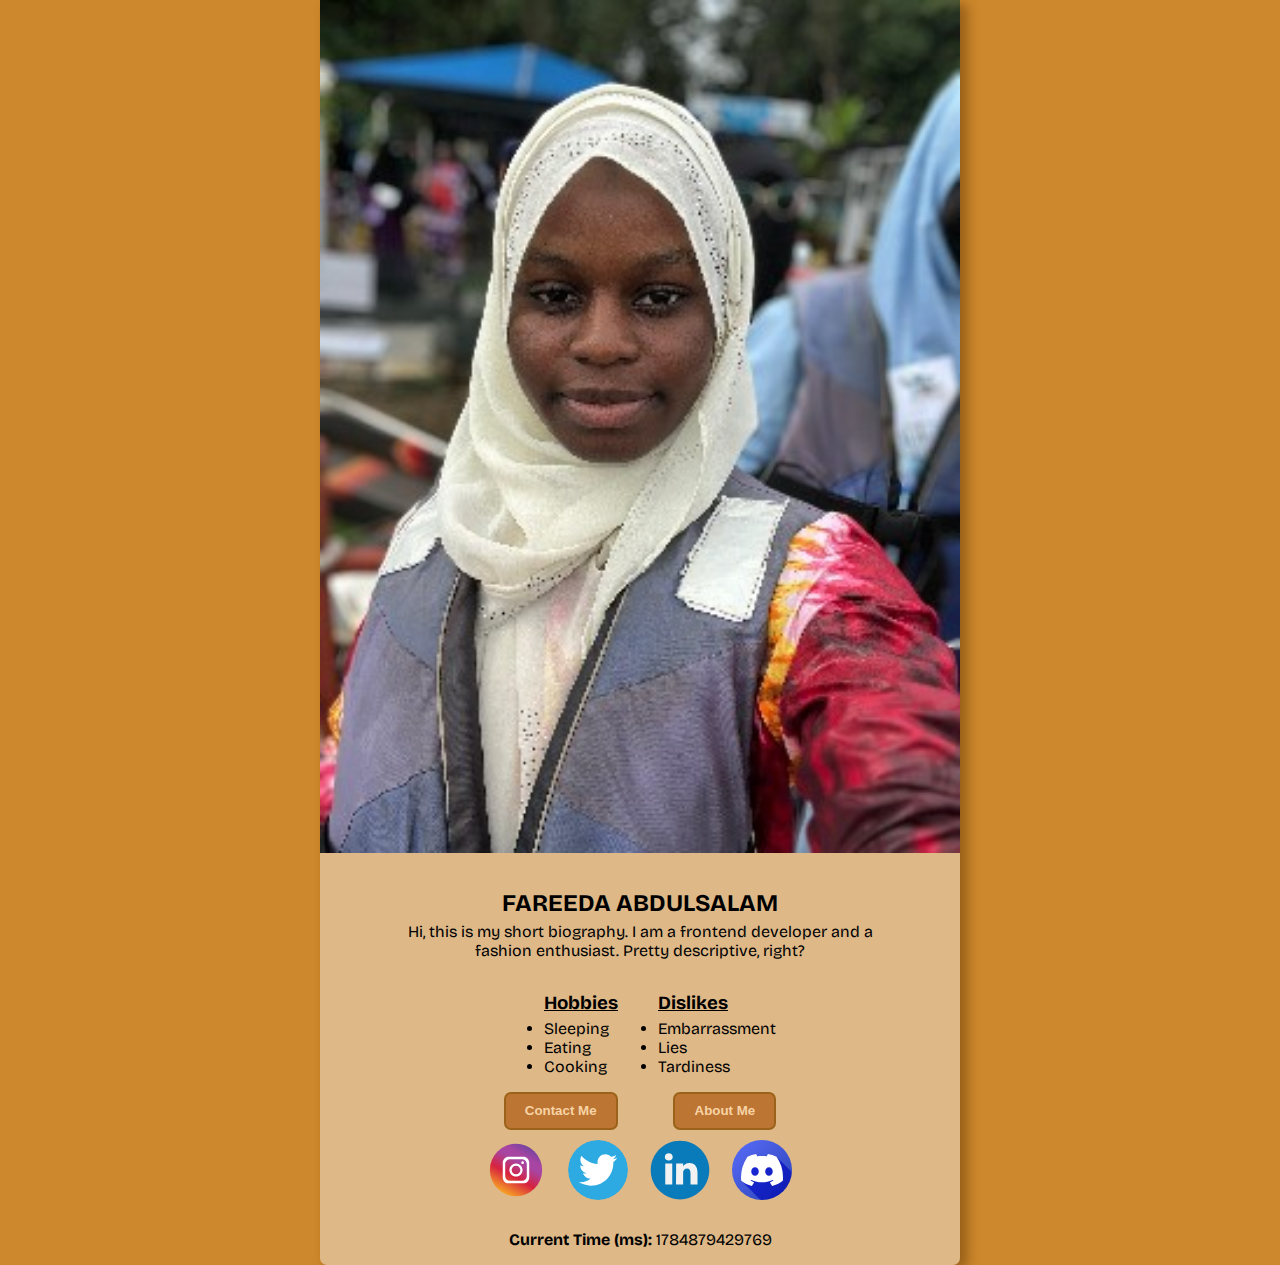
<file: index.html>
<!DOCTYPE html>
<html lang="en">
  <head>
    <meta charset="UTF-8" />
    <meta name="viewport" content="width=device-width, initial-scale=1.0" />
    <title>Profile Card</title>
    <link rel="stylesheet" href="../styles/shared.css">
    <link rel="stylesheet" href="../styles/style.css" />
  </head>
  <body>
    
    <article data-testid="test-profile-card">

      <figure>
        <img data-testid="test-user-avatar" src="../images/avatar.jpg" alt="" />
      </figure>

      <div class="info">
        <h2 data-testid="test-user-name" class="user-name">Fareeda Abdulsalam</h2>
        <p data-testid="test-user-bio">
          Hi, this is my short biography. I am a frontend developer and a fashion enthusiast. Pretty descriptive, right?
        </p>
      

      <section class="hobdis">
        <ul data-testid="test-user-hobbies">
          <h3>Hobbies</h3>

          <li>Sleeping</li>
          <li>Eating</li>
          <li>Cooking</li>
        </ul>

        <ul data-testid="test-user-dislikes">
          <h3>Dislikes</h3>

          <li>Embarrassment</li>
          <li>Lies</li>
          <li>Tardiness</li>
        </ul>
      </section>

    <div class="user-info">
      <a href="../pages/contact.html"><button type="button">Contact Me</button></a>
      <a href="../pages/about.html"><button type="button">About Me</button></a>
    </div>


      <nav data-testid="test-user-social-links" class="social-media">
        <a
          target="_blank"
          rel="noopener noreferrer"
          data-testid="test-user-social-instagram"
          href=""
          ><img id="ig" src="../images/instagram.svg" alt="ig"
        /></a>
        <a
          target="_blank"
          rel="noopener noreferrer"
          data-testid="test-user-social-twitter"
          href=""
          ><img src="../images/twitter.svg" alt="x"
        /></a>
        <a
          target="_blank"
          rel="noopener noreferrer"
          data-testid="test-user-social-linkedIn"
          href="https://www.linkedin.com/in/fareeda-abdulsalam"
          ><img src="../images/linkedin.svg" alt="LinkedIn"
        /></a>
        <a
          target="_blank"
          rel="noopener noreferrer"
          data-testid="test-user-social-discord"
          href=""
          ><img src="../images/discord.svg" alt="ga"
        /></a>
      </nav>

      <p class="time">Current Time (ms): <span class="current-time" data-testid="test-user-time"></span></p>

      </div>
    </article>

    <script src="/script.js"></script>
  </body>
</html>
</file>
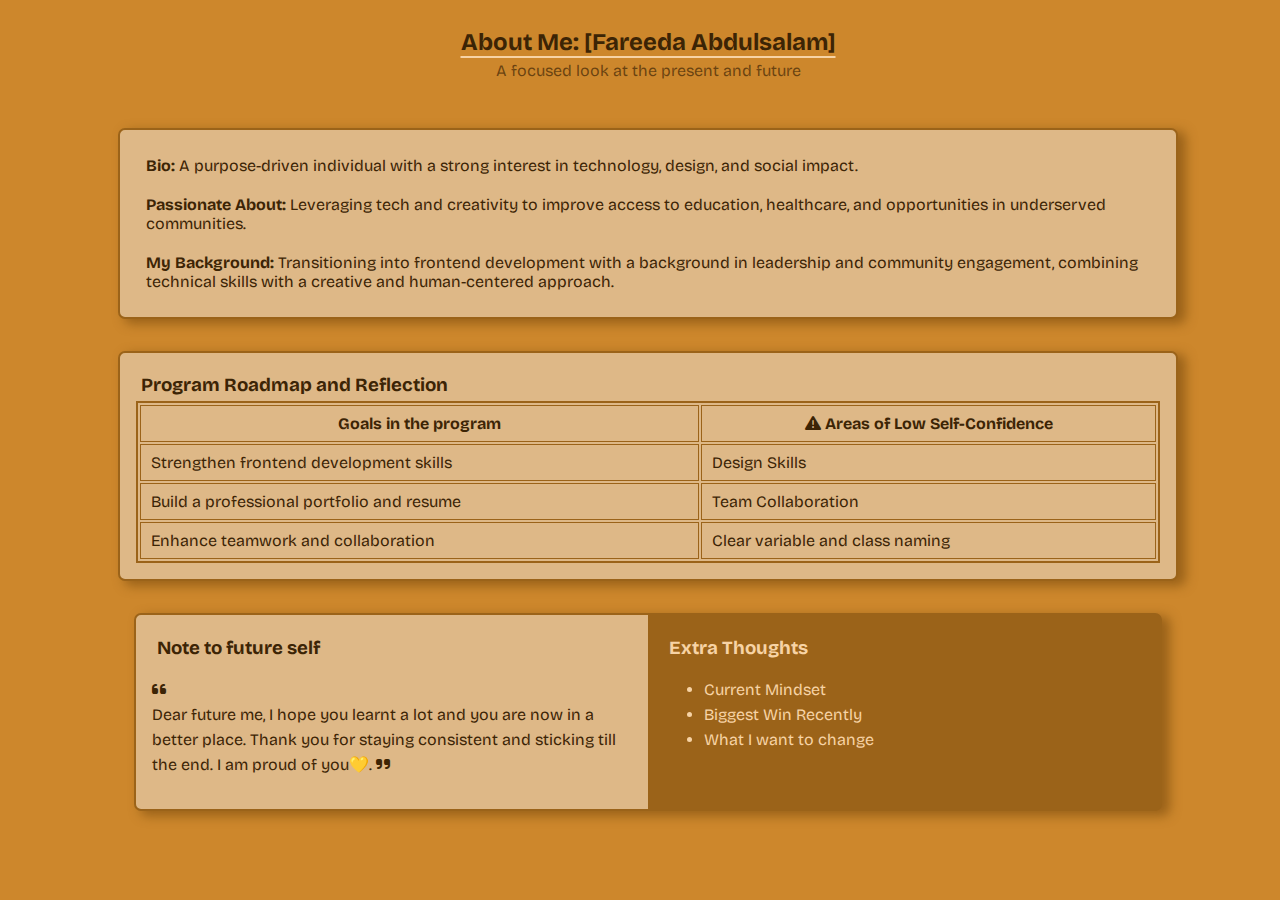
<file: pages/about.html>
<!DOCTYPE html>
<html lang="en">
  <head>
    <meta charset="UTF-8" />
    <meta name="viewport" content="width=device-width, initial-scale=1.0" />
    <title>About</title>
    <link
      rel="stylesheet"
      href="https://cdnjs.cloudflare.com/ajax/libs/font-awesome/6.4.0/css/all.min.css"
    />

    <link rel="stylesheet" href="../styles/shared.css" />
    <link rel="stylesheet" href="../styles/about.css" />
  </head>
  <body>

    <header>
      <h2>About Me: [Fareeda Abdulsalam]</h2>
      <p>A focused look at the present and future</p>
    </header>

    <main data-testid="test-about-page">
      <section data-testid="test-about-bio" class="about-section" id="section1">
        <p>
          <strong>Bio:</strong>
          A purpose-driven individual with a strong interest in technology,
          design, and social impact.
        </p>
        <p>
          <strong>Passionate About:</strong>
          Leveraging tech and creativity to improve access to education,
          healthcare, and opportunities in underserved communities.
        </p>
        <p>
          <strong>My Background:</strong>
          Transitioning into frontend development with a background in
          leadership and community engagement, combining technical skills with a
          creative and human-centered approach.
        </p>
      </section>

      <section class="about-section" id="section2">
        <h3>Program Roadmap and Reflection</h3>

        <table>
          <tr>
            <th data-testid="test-about-goals">Goals in the program</th>
            <th data-testid="test-about-confidence">
              <i class="fa fa-exclamation-triangle" aria-hidden="true"></i>
              Areas of Low Self-Confidence
            </th>
          </tr>

          <tr>
            <td>Strengthen frontend development skills</td>
            <td>Design Skills</td>
          </tr>

          <tr>
            <td>Build a professional portfolio and resume</td>
            <td>Team Collaboration</td>
          </tr>

          <tr>
            <td>Enhance teamwork and collaboration</td>
            <td>Clear variable and class naming</td>
          </tr>
        </table>
      </section>

      <section class="about-section" id="section3">
        <div data-testid="test-about-future-note" class="note-self">
          <h3>Note to future self</h3>
          <p>
            <i class="fa fa-quote-left" aria-hidden="true"></i><br />
            Dear future me, I hope you learnt a lot and you are now in a better
            place. Thank you for staying consistent and sticking till the end. I
            am proud of you💛.
            <i class="fa fa-quote-right" aria-hidden="true"></i>
          </p>
        </div>

        <div data-testid="test-about-extra" class="extra-thoughts">
          <h3>Extra Thoughts</h3>
          <ul>
            <li>Current Mindset</li>
            <li>Biggest Win Recently</li>
            <li>What I want to change</li>
          </ul>
        </div>
      </section>
    </main>
  </body>
</html>
</file>
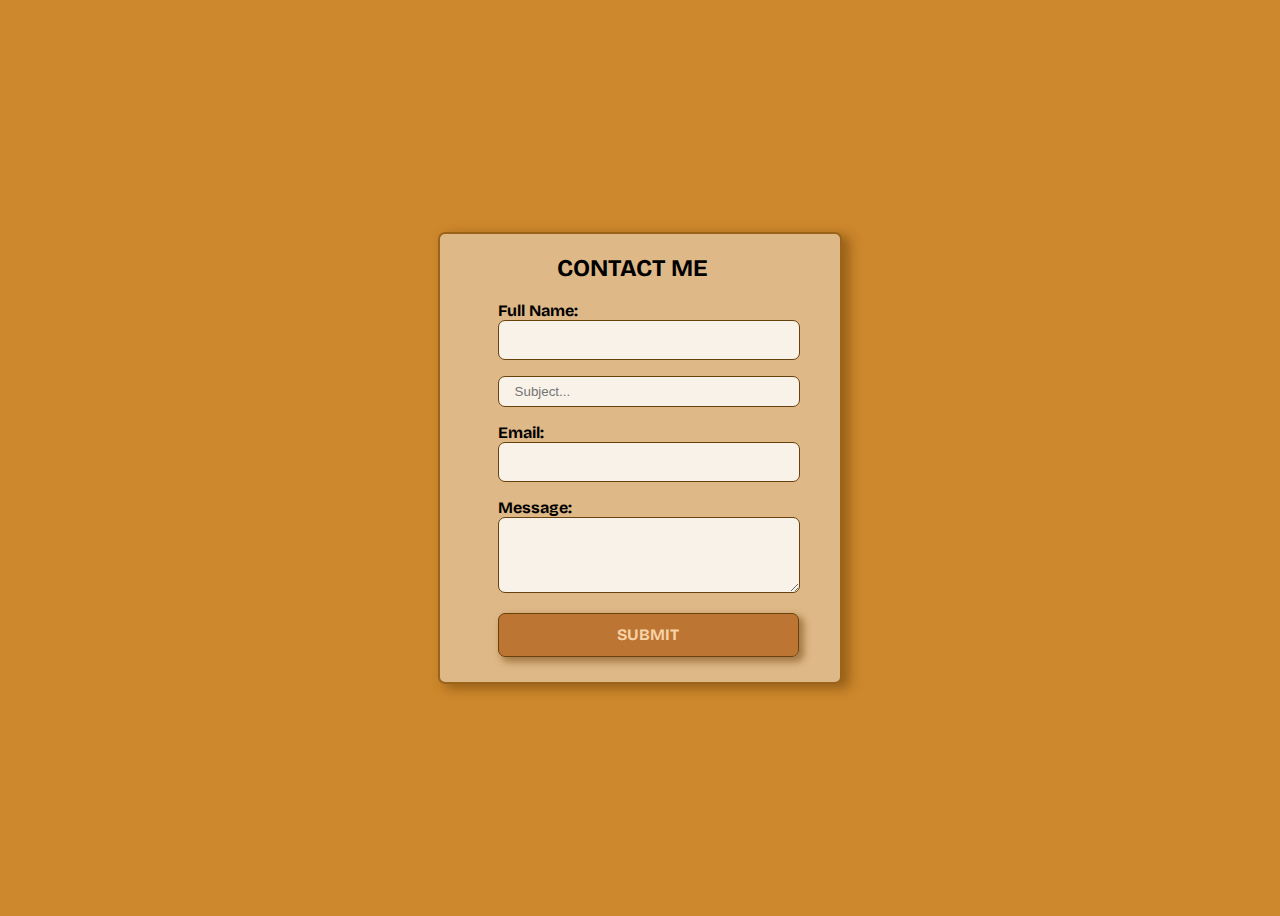
<file: pages/contact.html>
<!DOCTYPE html>
<html lang="en">
  <head>
    <meta charset="UTF-8" />
    <meta name="viewport" content="width=device-width, initial-scale=1.0" />
    <title>Contact</title>
    <link
      rel="stylesheet"
      href="https://cdnjs.cloudflare.com/ajax/libs/font-awesome/6.4.0/css/all.min.css"
    />
    <link rel="stylesheet" href="../styles/shared.css" />
    <link rel="stylesheet" href="../styles/contact.css" />
  </head>
  <body>
   
    <main class="contact-main">
      <h2>Contact Me</h2>

      <form>
        <label for="fname">Full Name:</label>
        <input
          data-testid="test-contact-name"
          type="text"
          name="fname"
          id="fname"
          required
        />
        <br />

        <input
          data-testid="test-contact-subject"
          type="text"
          name="subject"
          id="subject"
          placeholder="Subject..."
        /><br />

        <label for="mail">Email:</label>
        <input
          data-testid="test-contact-email"
          type="email"
          name="usermail"
          id="mail"
          aria-describedby="email-error" 
          class="email"
          required
        /><br />

        <label for="message">Message:</label>
        <textarea
          data-testid="test-contact-message"
          name="message"
          aria-describedby="message-error" 
          id="message"
        ></textarea
        ><br />

        <input data-testid="test-contact-submit" class="submit" type="submit" value="Submit" />
      </form>
    </main>

    <div class="error-message hidden">
      <p id="error">
        <i class="fa fa-exclamation-triangle" aria-hidden="true"></i> ERROR
      </p>
      <p>There seems to be an error with the information inputed.</p>
      <button class="modal-btn" type="button">BACK</button>
    </div>

    <div class="overlay hidden"></div>

    <div data-testid="test-contact-success" class="success-message hidden">
      <i class="fa fa-thumbs-up" aria-hidden="true"></i>
      <p>
        Thank you <span class="user-name"></span> for contacting me. I'll review
        your message and respond as soon as possible.
      </p>
      <a href="../index.html"> <button class="modal-btn" type="button">HOME</button></a>
     
    </div>

    <script src="../contact.js"></script>
  </body>
</html>
</file>
<file: styles/shared.css>
@import url("https://fonts.googleapis.com/css2?family=Bricolage+Grotesque:opsz,wght@12..96,200..800&family=Roboto:ital,wght@0,100..900;1,100..900&display=swap");

body {
  display: flex;
  flex-direction: column;
  justify-content: center;
  height: 100dvh;
  align-items: center;
  background-color: rgb(205, 135, 44);
  font-family: "Bricolage Grotesque", sans-serif;
  font-size: 16px;
}

article,
.contact-main{

  padding-right: 1rem;
}

article,
.contact-main, .about-section {
  box-shadow: 7px 4px 11px 1px rgb(110 67 10 / 53%);
  display: flex;
  align-items: center;
  height: fit-content;
  border: 2px solid rgb(155, 99, 25);
  background-color: burlywood;
  border-radius: 7px;
}
</file>
<file: styles/style.css>
article {
  width: 52dvw;
  text-align: center;
}

.info {
  display: flex;
  flex-direction: column;
  align-items: center;
  width: 50%;
}
.user-name {
  text-transform: uppercase;
  margin-top: 0;
  margin-bottom: 0;
}

.user-name + p {
  margin-top: 0;
  word-wrap: break-word;
}

figure img {
  width: 100%;
  height: 100%;
  border-start-start-radius: 7px;
  border-end-start-radius: 7px;
}
.hobdis {
  display: flex;
  margin-top: 1rem;
}

.social-media {
  display: flex;
  align-items: center;
}

.social-media img {
  margin: 0rem 0.7rem;
  width: 50px;
  height: 50px;
  border-radius: 75px;
}

#ig {
  width: 80px;
  height: 80px;
  margin: 0;
}

figure {
  margin-right: 1rem;
  height: 100%;
  width: 50%;
  margin-left: -1rem;
}

ul {
  margin-top: 0;
  text-align: left;
}

ul h3 {
  margin-top: 0;
  margin-bottom: 5px;
  text-decoration: underline;
}

.time {
  font-weight: bold;
}

.current-time {
  font-weight: normal;
}

/* STAGE 01 */
.user-info {
  display: flex;
  justify-content: space-evenly;
  width: 75%;
}

.user-info button {
  padding: 0.6rem 1.2rem;
  border-radius: 7px;
  outline: none;
  border: 2px solid rgb(155, 99, 25);
 background-color: rgba(184, 109, 43, 0.895);
  color: rgb(247, 211, 165);
  font-weight: bold;
}

.user-info button:hover,
.user-info button:active,
.user-info button:visited {
   background-color: rgb(247, 211, 165);
   color: rgba(184, 109, 43, 0.895);
}

@media (max-width: 85rem) {
  article {
    width: 50dvw;
    height: 90%;
    padding: 0;
    flex-direction: column;
    border: 0;
  }

  body {
    margin: 0;
    height: fit-content;
  }

  figure {
    margin: 0;
    height: 45%;
    width: 100%;
  }

  figure img {
    border-start-start-radius: 0px;
    border-end-start-radius: 0px;
  }

  .info {
    margin-top: 2rem;
    width: 80%;
  }

  .user-name {
    margin-bottom: 5px;
  }

  .hobdis {
    justify-content: space-around;
  }

  .social-media {
    justify-content: center;
  }

  .social-media img {
    margin: 0rem 0.7rem;
    width: 60px;
    height: 60px;
  }
}

@media (max-width: 48rem) {
  article {
    width: 100dvw;
    height: 100%;
    padding: 0;
    border: 0;
  }

  .user-info {
    width: 100%;
  }
}
</file>
<file: styles/about.css>
body {
  width: 100%;
  height: 100%;
  color: rgb(60, 36, 5);
}

header h2{
    text-decoration: underline;
    text-decoration-color: rgb(247, 211, 165);
    text-underline-position: under;
    margin-bottom: 5px;
}

header p{
    text-align: center;
    margin-top: 0;
    color: rgba(60, 36, 5, 0.688);
}

main {
  justify-items: center;
}

.about-section {
  flex-direction: column;
  align-items: normal;
  width: 80%;
  margin: 2rem 0;
}

#section1 p{
    margin: 10px;
}

.about-section:not(#section3){
    padding: 1rem;
}
 

table{
    border: 2px solid rgb(155, 99, 25);
    /* border-collapse: collapse; */
}

th,
td {
  border: 1px solid rgb(155, 99, 25);
  padding: 8px 10px;
}

#section3 {
  flex-direction: row;
}

.note-self,
.extra-thoughts {
  width: 50%;
  padding: 1rem;
   line-height: 25px;
}

.extra-thoughts {
  background-color: rgb(155, 99, 25);
  color: rgb(247, 211, 165);
}

.about-section h3, .about-section h4{
    margin: 5px;
}

@media(max-width:40rem){
    header h2{
        text-align: center;
    }
    
    #section3{
        flex-direction: column;
    }

    #section3 div{
        width: auto;
    }
}
</file>
<file: styles/contact.css>
main {
  width: 30dvw;
  flex-direction: column;
  justify-content: center;
  padding-bottom: 2rem;
}

h2 {
  text-transform: uppercase;
}

label {
  display: block;
  font-weight: bold;
}

form {
  width: 70%;
}

textarea,
input {
  width: 100%;
  padding: 0.7rem 1rem;
  margin-bottom: 1rem;
  outline: none;
  border: 1px solid rgb(105, 65, 12);
  border-radius: 7px;
  background-color: rgb(249, 242, 232);
}

#subject {
  padding: 0.45rem 1rem;
}

textarea {
  height: 15%;
}

input[type="submit"] {
  width: 112%;
  font: inherit;
  font-weight: bold;
  text-transform: uppercase;
  background-color: rgba(184, 109, 43, 0.895);
  color: rgb(247, 211, 165);
  border: 1px solid rgb(105, 65, 12);
  box-shadow: 4px 4px 7px 1px rgb(110 67 10 / 53%);
}

input[type="submit"]:hover,
input[type="submit"]:focus {
  background-color: rgb(247, 211, 165);
  color: rgba(184, 109, 43, 0.895);
}

.error-message,
.success-message {
  padding: 1rem 2rem;
  border: 1px solid rgba(184, 109, 43, 0.895);
  background-color: burlywood;
  border-radius: 7px;
  display: flex;
  flex-direction: column;
  align-items: center;
  z-index: 2;
  width: 80%;
  position: fixed;
  top: 50%;
  left: 50%;
  transform: translate(-50%, -50%);
  transition: all 0.5s;
}

.hidden {
  display: none;
}

#error {
  margin-bottom: 2px;
}

.required-input {
  border-color: red;
  background-color: rgba(255, 0, 0, 0.184) !important;
}

.required-message {
  margin: 0;
  margin-top: -1rem;
  color: rgb(177, 0, 0);
  text-align: right;
  font-size: 0.8rem;
}

.error-message button,
.success-message button {
  font: inherit;
  outline: none;
  padding: 0.5rem 1rem;
  border-radius: 7px;
  background-color: rgba(184, 109, 43, 0.895);
  color: rgb(247, 211, 165);
  border: 1px solid rgb(105, 65, 12);
  box-shadow: 4px 4px 7px 1px rgb(110 67 10 / 53%);
}

.error-message button:hover,
.error-message button:focus,
.success-message button:hover, 
.success-message button:focus{
  background-color: rgb(247, 211, 165);
  color: rgba(184, 109, 43, 0.895);
}

.overlay {
  position: fixed;
  top: 0;
  background-color: rgba(0, 0, 0, 0.249);
  z-index: 1;
  backdrop-filter: blur(5px);
  width: 100%;
  height: 100%;
}

@media (max-width: 75rem) {
  main {
    width: 40dvw;
  }
}

@media (max-width: 40rem) {
  body {
    margin: 0;
  }

  main {
    width: 100dvw;
    justify-content: normal;
  }
}
</file>
